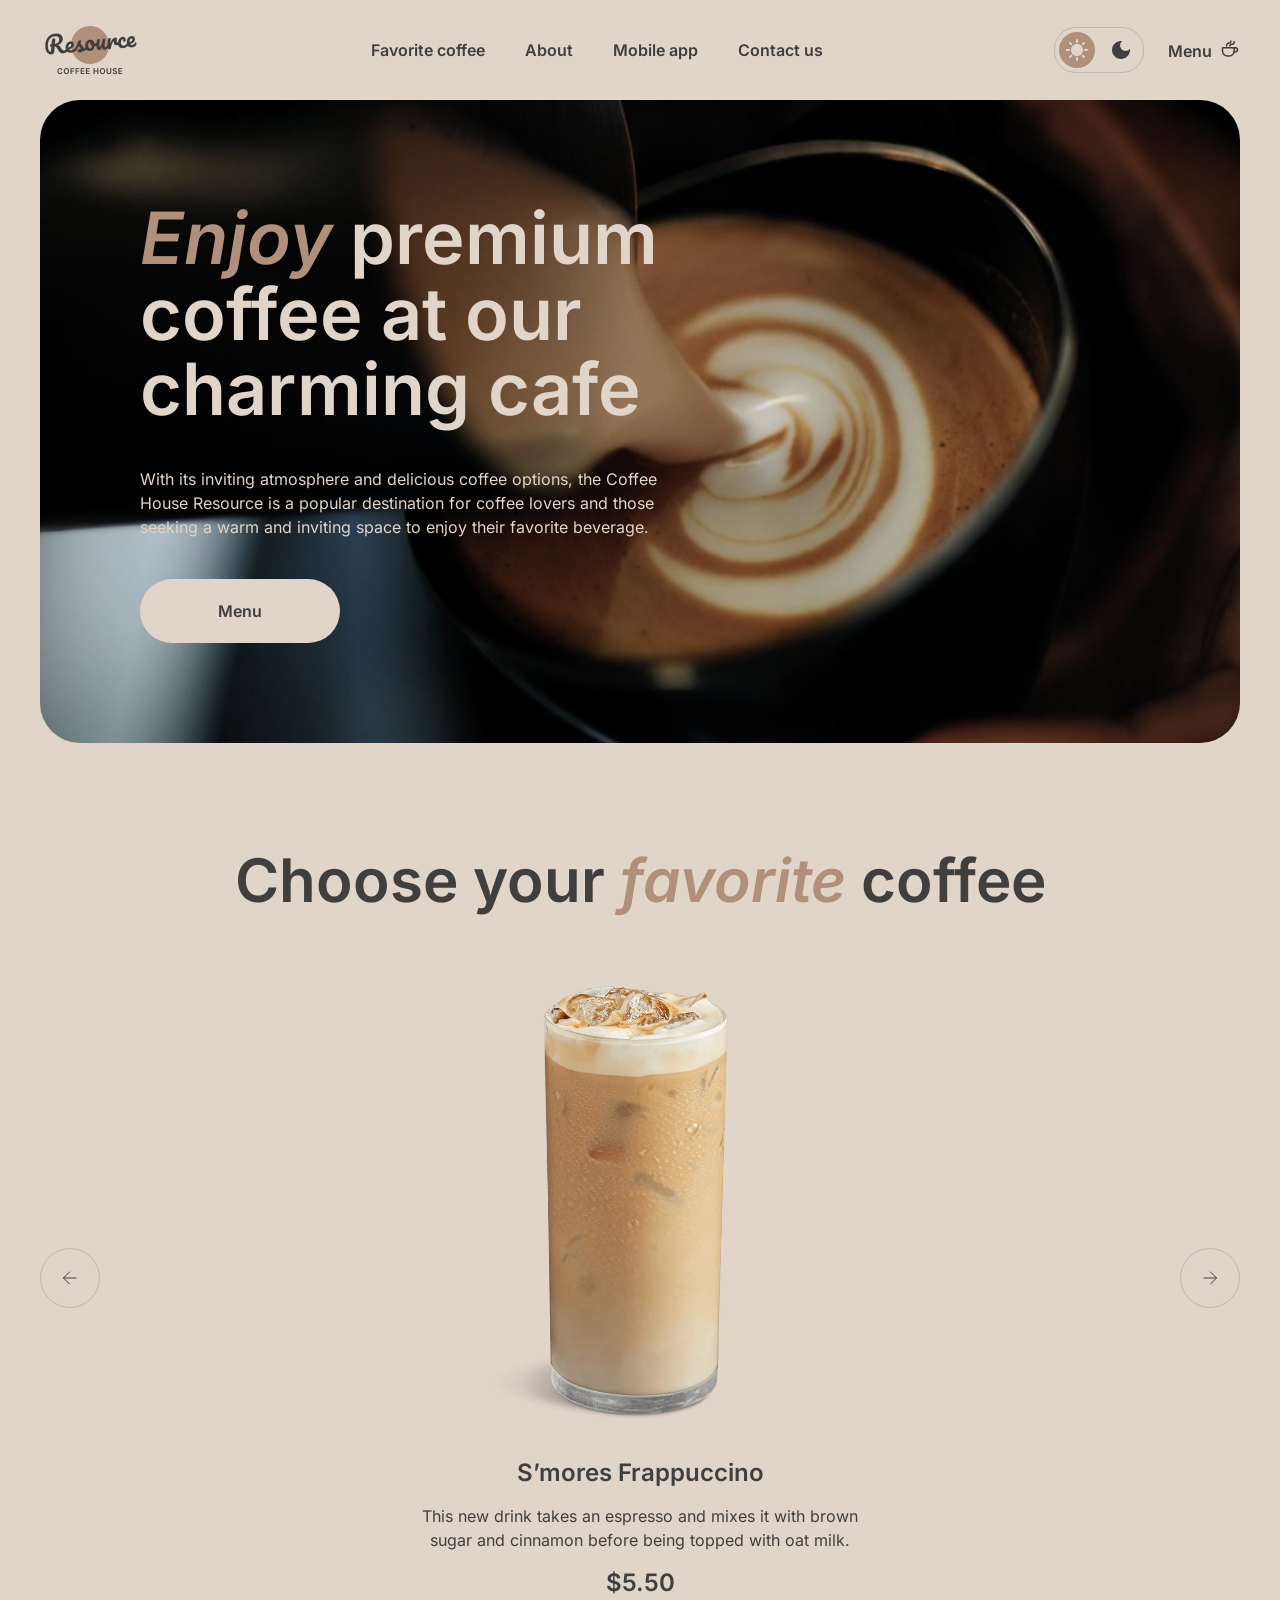
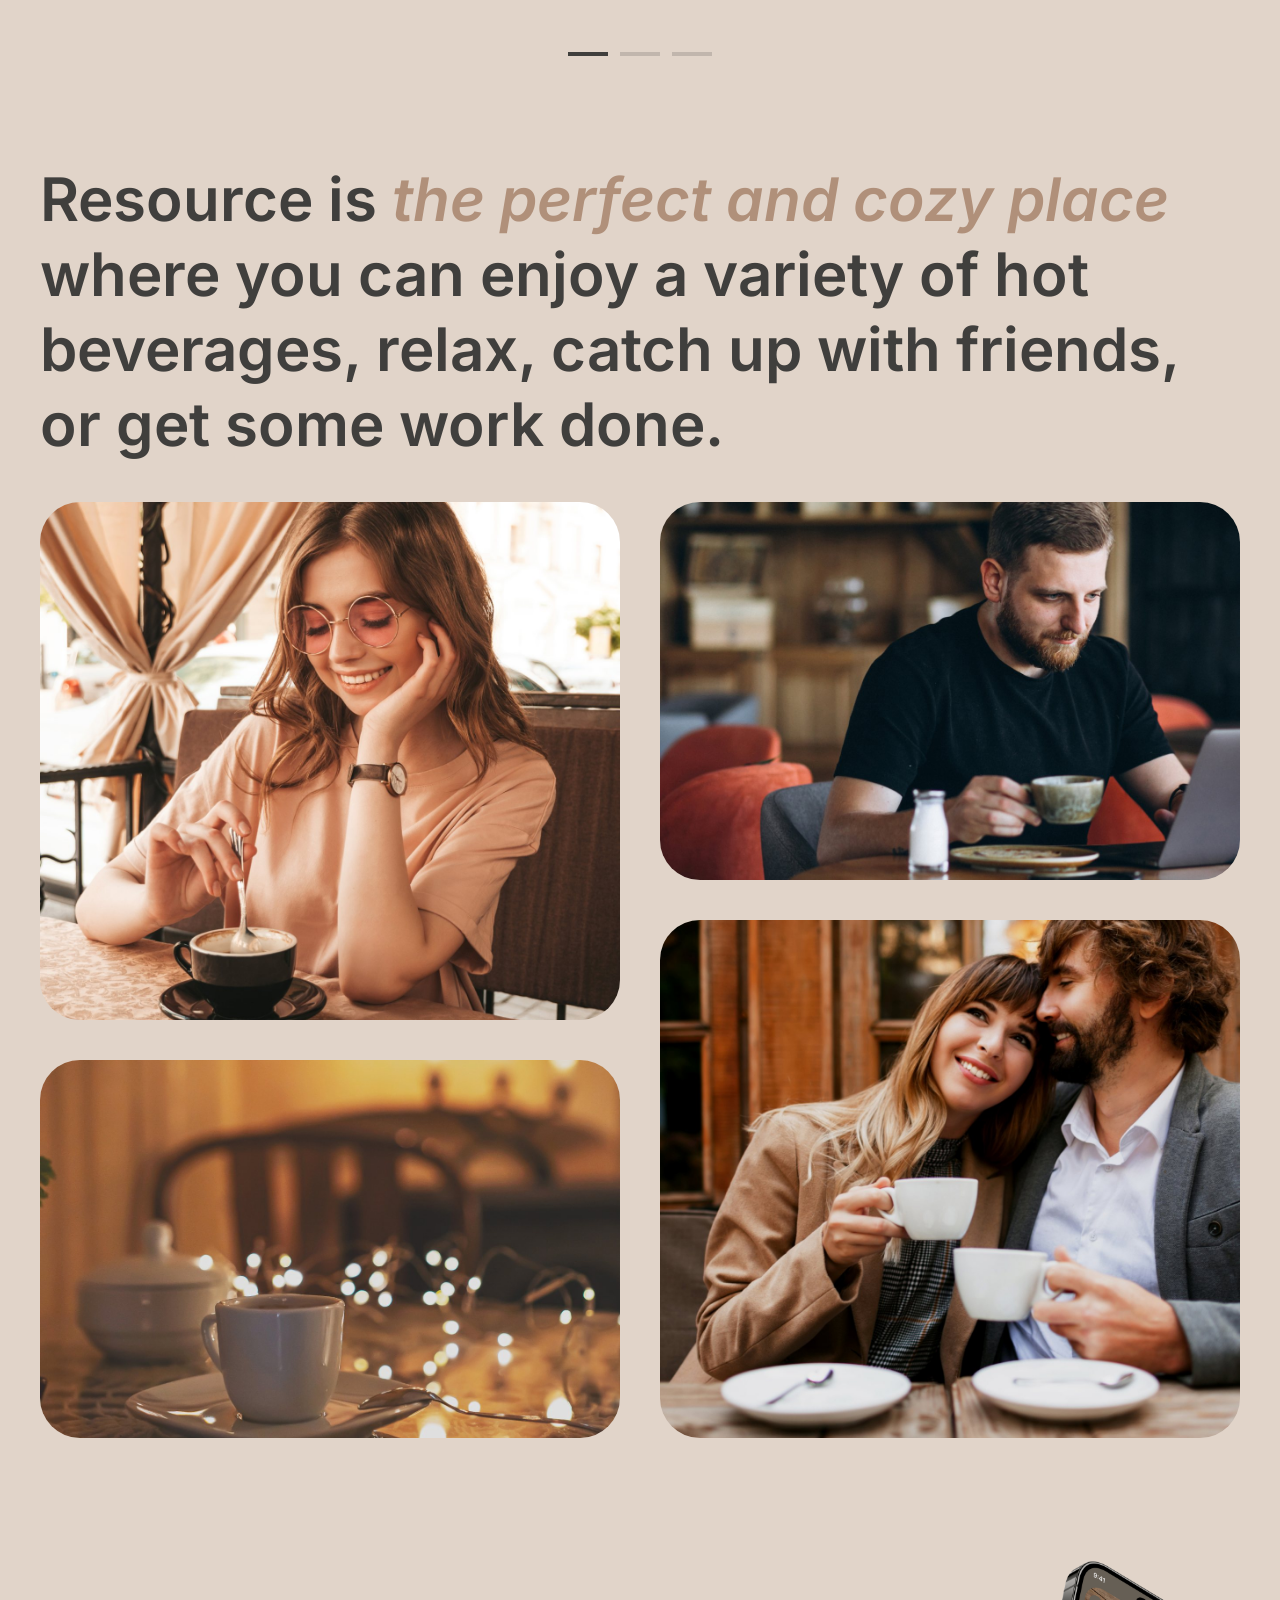
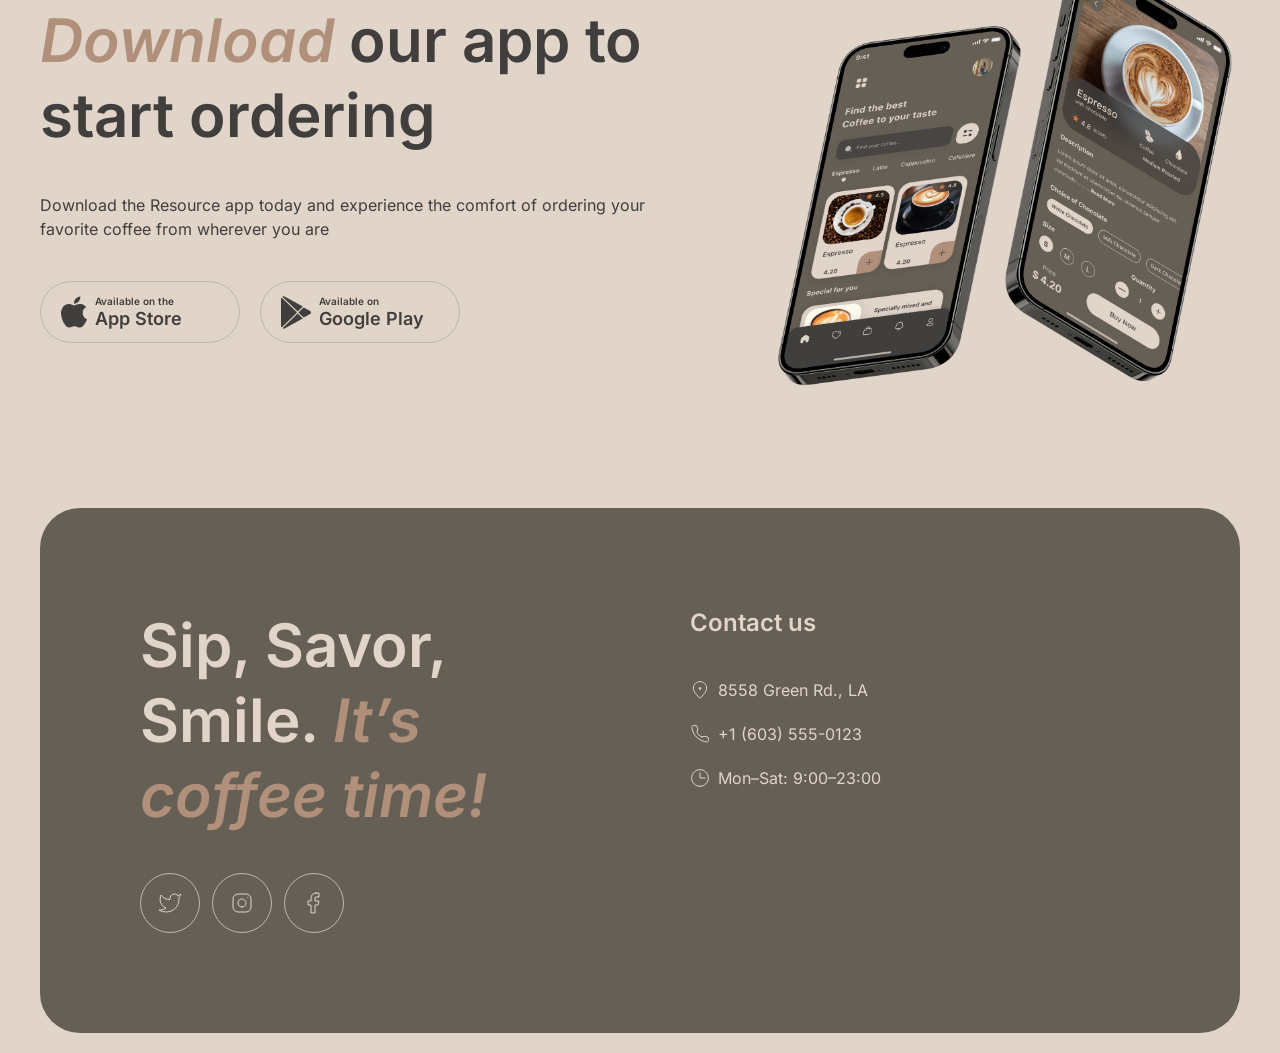
<file: index.html>
<!doctype html>
<html lang="en">
  <head>
    <meta charset="utf-8" />
    <meta name="viewport" content="width=device-width, initial-scale=1.0" />
    <title>Coffee House</title>
    <link
      rel="icon"
      type="image/png"
      href="assets/favicon/favicon-96x96.png"
      sizes="96x96"
    />
    <link rel="icon" type="image/svg+xml" href="assets/favicon/favicon.svg" />
    <link rel="shortcut icon" href="assets/favicon/favicon.ico" />
    <link
      rel="apple-touch-icon"
      sizes="180x180"
      href="assets/favicon/apple-touch-icon.png"
    />
    <link rel="manifest" href="assets/favicon/site.webmanifest" />
    <link
      rel="preload"
      href="assets/images/logo.png"
      as="image"
      type="image/png"
    />
    <link
      rel="preload"
      href="assets/images/logo-dark.png"
      as="image"
      type="image/png"
    />
    <link rel="preconnect" href="https://fonts.googleapis.com" />
    <link rel="preconnect" href="https://fonts.gstatic.com" crossorigin />
    <link
      rel="stylesheet"
      href="https://fonts.googleapis.com/css2?family=Inter:ital,opsz,wght@0,14..32,400;0,14..32,600;1,14..32,600&display=swap"
    />
    <link rel="stylesheet" href="style.css" />
  </head>
  <body>
    <header class="header">
      <div class="container">
        <div class="header__menu">
          <a class="logo" href="index.html">
            <img
              class="logo__image logo__image--light"
              src="assets/images/logo.png"
              alt="Coffee House"
              width="100"
              height="60"
              loading="lazy"
            />
            <img
              class="logo__image logo__image--dark"
              src="assets/images/logo-dark.png"
              alt="Coffee House"
              width="100"
              height="60"
              loading="lazy"
            />
          </a>
          <nav class="nav">
            <ul class="nav__list">
              <li class="nav__item">
                <a class="nav__link" href="#favorite-coffee">Favorite coffee</a>
              </li>
              <li class="nav__item">
                <a class="nav__link" href="#about">About</a>
              </li>
              <li class="nav__item">
                <a class="nav__link" href="#mobile-app">Mobile app</a>
              </li>
              <li class="nav__item">
                <a class="nav__link" href="#contacts">Contact us</a>
              </li>
            </ul>
          </nav>
          <div class="header__actions">
            <input
              class="theme-switch__input visually-hidden"
              type="checkbox"
              id="theme-switch"
            />
            <label class="theme-switch" for="theme-switch">
              <span class="theme-switch__indicator"></span>
              <span class="theme-switch__icon theme-switch__icon--light"
                ><svg
                  class="theme-switch__svg"
                  viewBox="0 0 22 22"
                  xmlns="http://www.w3.org/2000/svg"
                  xmlns:xlink="http://www.w3.org/1999/xlink"
                  width="22"
                  height="22"
                  fill="none"
                >
                  <path
                    d="M10 3L10 1C10 0.45 10.45 0 11 0C11.55 0 12 0.45 12 1L12 3C12 3.55 11.55 4 11 4C10.45 4 10 3.55 10 3ZM17.36 6.05L18.77 4.63C19.16 4.24 19.16 3.61 18.77 3.22C18.38 2.83 17.75 2.83 17.36 3.22L15.95 4.64C15.56 5.03 15.56 5.66 15.95 6.05C16.34 6.44 16.97 6.44 17.36 6.05ZM21 10L19 10C18.45 10 18 10.45 18 11C18 11.55 18.45 12 19 12L21 12C21.55 12 22 11.55 22 11C22 10.45 21.55 10 21 10ZM11 18C10.45 18 10 18.45 10 19L10 21C10 21.55 10.45 22 11 22C11.55 22 12 21.55 12 21L12 19C12 18.45 11.55 18 11 18ZM4.64 6.05L3.22 4.64C2.83 4.25 2.83 3.61 3.22 3.23C3.61 2.85 4.25 2.84 4.63 3.23L6.04 4.64C6.43 5.03 6.43 5.67 6.04 6.05C5.65 6.43 5.02 6.44 4.64 6.05ZM15.95 15.95C15.56 16.34 15.56 16.98 15.95 17.36L17.36 18.77C17.75 19.16 18.39 19.16 18.77 18.77C19.16 18.38 19.16 17.74 18.77 17.36L17.36 15.95C16.98 15.56 16.34 15.56 15.95 15.95ZM1 12L3 12C3.55 12 4 11.55 4 11C4 10.45 3.55 10 3 10L1 10C0.45 10 0 10.45 0 11C0 11.55 0.45 12 1 12ZM4.64 18.78L6.05 17.37C6.44 16.98 6.44 16.34 6.05 15.96C5.66 15.58 5.02 15.57 4.64 15.96L3.23 17.37C2.84 17.76 2.84 18.4 3.23 18.78C3.61 19.17 4.25 19.17 4.64 18.78ZM11 5C7.69 5 5 7.69 5 11C5 14.31 7.69 17 11 17C14.31 17 17 14.31 17 11C17 7.69 14.31 5 11 5Z"
                    fill="currentColor"
                    fill-rule="evenodd"
                  /></svg
              ></span>
              <span class="theme-switch__icon theme-switch__icon--dark"
                ><svg
                  class="theme-switch__svg"
                  viewBox="0 0 18 18"
                  xmlns="http://www.w3.org/2000/svg"
                  xmlns:xlink="http://www.w3.org/1999/xlink"
                  width="18"
                  height="18"
                  fill="none"
                >
                  <path
                    d="M9 0C4.03 0 0 4.03 0 9C0 13.97 4.03 18 9 18C13.97 18 18 13.97 18 9C18 8.54 17.96 8.08 17.9 7.64C16.92 9.01 15.32 9.9 13.5 9.9C10.52 9.9 8.1 7.48 8.1 4.5C8.1 2.69 8.99 1.08 10.36 0.0999999C9.92 0.0399999 9.46 0 9 0Z"
                    fill="currentColor"
                    fill-rule="nonzero"
                  /></svg
              ></span>
              <span class="visually-hidden">Switch colour theme</span>
            </label>
            <a class="menu-link" href="menu.html"
              >Menu<svg
                class="menu-link__icon"
                viewBox="0 0 24 24"
                xmlns="http://www.w3.org/2000/svg"
                xmlns:xlink="http://www.w3.org/1999/xlink"
                width="20"
                height="20"
                fill="none"
              >
                <path
                  d="M0 9.4C0 9.73137 0.268629 10 0.6 10L13.4 10C13.7314 10 14 9.73137 14 9.4L14 6C14 2.68629 11.3137 0 8 0L6 0C2.68629 0 0 2.68629 0 6L0 9.4Z"
                  stroke="currentColor"
                  stroke-linecap="round"
                  stroke-linejoin="round"
                  transform="matrix(-1,0,0,-1,17,21)"
                  vector-effect="non-scaling-stroke"
                />
                <path
                  d="M5 5.5C5 4.5 4.28571 3.5 2.85714 3.5C1.27919 3.5 0 2.22081 0 0.642857L0 0"
                  stroke="currentColor"
                  stroke-linecap="round"
                  stroke-linejoin="round"
                  transform="matrix(-1,0,0,1,17,3.5)"
                  vector-effect="non-scaling-stroke"
                />
                <path
                  d="M5 6L5 5.5C5 3.84315 3.65685 2.5 2 2.5C0.895431 2.5 0 1.60457 0 0.5L0 0"
                  stroke="currentColor"
                  stroke-linecap="round"
                  stroke-linejoin="round"
                  transform="matrix(-1,0,0,1,13,3)"
                  vector-effect="non-scaling-stroke"
                />
                <path
                  d="M16 11L18.5 11C19.8807 11 21 12.1193 21 13.5C21 14.8807 19.8807 16 18.5 16L17 16"
                  stroke="currentColor"
                  stroke-linecap="round"
                  stroke-linejoin="round"
                  vector-effect="non-scaling-stroke"
                /></svg
            ></a>
            <button class="burger" type="button">
              <span class="visually-hidden">Menu</span>
              <span class="burger__line burger__line--top"></span>
              <span class="burger__line burger__line--bottom"></span>
            </button>
          </div>
        </div>
      </div>
    </header>
    <div class="mobile-menu">
      <nav class="mobile-menu__nav">
        <ul class="mobile-menu__list">
          <li class="mobile-menu__item">
            <a class="mobile-menu__link" href="#favorite-coffee"
              >Favorite coffee</a
            >
          </li>
          <li class="mobile-menu__item">
            <a class="mobile-menu__link" href="#about">About</a>
          </li>
          <li class="mobile-menu__item">
            <a class="mobile-menu__link" href="#mobile-app">Mobile app</a>
          </li>
          <li class="mobile-menu__item">
            <a class="mobile-menu__link" href="#contacts">Contact us</a>
          </li>
        </ul>
      </nav>
      <a class="mobile-menu__cta" href="menu.html"
        >Menu<svg
          class="menu-link__icon"
          viewBox="0 0 24 24"
          xmlns="http://www.w3.org/2000/svg"
          xmlns:xlink="http://www.w3.org/1999/xlink"
          width="20"
          height="20"
          fill="none"
        >
          <path
            d="M0 9.4C0 9.73137 0.268629 10 0.6 10L13.4 10C13.7314 10 14 9.73137 14 9.4L14 6C14 2.68629 11.3137 0 8 0L6 0C2.68629 0 0 2.68629 0 6L0 9.4Z"
            stroke="currentColor"
            stroke-linecap="round"
            stroke-linejoin="round"
            transform="matrix(-1,0,0,-1,17,21)"
            vector-effect="non-scaling-stroke"
          />
          <path
            d="M5 5.5C5 4.5 4.28571 3.5 2.85714 3.5C1.27919 3.5 0 2.22081 0 0.642857L0 0"
            stroke="currentColor"
            stroke-linecap="round"
            stroke-linejoin="round"
            transform="matrix(-1,0,0,1,17,3.5)"
            vector-effect="non-scaling-stroke"
          />
          <path
            d="M5 6L5 5.5C5 3.84315 3.65685 2.5 2 2.5C0.895431 2.5 0 1.60457 0 0.5L0 0"
            stroke="currentColor"
            stroke-linecap="round"
            stroke-linejoin="round"
            transform="matrix(-1,0,0,1,13,3)"
            vector-effect="non-scaling-stroke"
          />
          <path
            d="M16 11L18.5 11C19.8807 11 21 12.1193 21 13.5C21 14.8807 19.8807 16 18.5 16L17 16"
            stroke="currentColor"
            stroke-linecap="round"
            stroke-linejoin="round"
            vector-effect="non-scaling-stroke"
          /></svg
      ></a>
    </div>
    <main class="main">
      <section class="hero section section--first">
        <div class="container">
          <div class="hero__inner">
            <div class="hero__offer">
              <h1 class="hero__title">
                <em class="title__accent">Enjoy</em> premium coffee at our
                charming cafe
              </h1>
              <p class="hero__text">
                With its inviting atmosphere and delicious coffee options, the
                Coffee House Resource is a popular destination for coffee lovers
                and those seeking a warm and inviting space to enjoy their
                favorite beverage.
              </p>
              <a class="button" href="menu.html"
                >Menu<svg
                  class="button__icon"
                  viewBox="0 0 24 24"
                  xmlns="http://www.w3.org/2000/svg"
                  xmlns:xlink="http://www.w3.org/1999/xlink"
                  width="20"
                  height="20"
                  fill="none"
                >
                  <path
                    d="M0 9.4C0 9.73137 0.268629 10 0.6 10L13.4 10C13.7314 10 14 9.73137 14 9.4L14 6C14 2.68629 11.3137 0 8 0L6 0C2.68629 0 0 2.68629 0 6L0 9.4Z"
                    stroke="currentColor"
                    stroke-linecap="round"
                    stroke-linejoin="round"
                    transform="matrix(-1,0,0,-1,17,21)"
                    vector-effect="non-scaling-stroke"
                  />
                  <path
                    d="M5 5.5C5 4.5 4.28571 3.5 2.85714 3.5C1.27919 3.5 0 2.22081 0 0.642857L0 0"
                    stroke="currentColor"
                    stroke-linecap="round"
                    stroke-linejoin="round"
                    transform="matrix(-1,0,0,1,17,3.5)"
                    vector-effect="non-scaling-stroke"
                  />
                  <path
                    d="M5 6L5 5.5C5 3.84315 3.65685 2.5 2 2.5C0.895431 2.5 0 1.60457 0 0.5L0 0"
                    stroke="currentColor"
                    stroke-linecap="round"
                    stroke-linejoin="round"
                    transform="matrix(-1,0,0,1,13,3)"
                    vector-effect="non-scaling-stroke"
                  />
                  <path
                    d="M16 11L18.5 11C19.8807 11 21 12.1193 21 13.5C21 14.8807 19.8807 16 18.5 16L17 16"
                    stroke="currentColor"
                    stroke-linecap="round"
                    stroke-linejoin="round"
                    vector-effect="non-scaling-stroke"
                  /></svg
              ></a>
            </div>
          </div>
        </div>
      </section>
      <section class="favorite-coffee section" id="favorite-coffee">
        <div class="container">
          <h2 class="title title--center">
            Choose your <em class="title__accent">favorite</em> coffee
          </h2>
          <div class="slider">
            <button class="slider__button slider__button--prev" type="button">
              <span class="visually-hidden">Previous slide</span>
              <svg
                class="slider__arrow"
                viewBox="0 0 24 24"
                xmlns="http://www.w3.org/2000/svg"
                xmlns:xlink="http://www.w3.org/1999/xlink"
                width="24"
                height="24"
                fill="none"
              >
                <path
                  d="M12.5 6L0 6M6 12L0 6L6 0"
                  stroke="currentColor"
                  stroke-linecap="round"
                  stroke-linejoin="round"
                  stroke-width="1.000000"
                  transform="matrix(-1,0,0,1,18.5,6)"
                  vector-effect="non-scaling-stroke"
                />
              </svg>
            </button>
            <div class="slider__viewport">
              <ul class="slider__list">
                <li class="slider__slide">
                  <div class="slider__content">
                    <div
                      class="slider__image slider__image--smores-frappuccino"
                    ></div>
                    <div class="slider__description">
                      <h3 class="slider__name">S’mores Frappuccino</h3>
                      <p class="slider__text">
                        This new drink takes an espresso and mixes it with brown
                        sugar and cinnamon before being topped with oat milk.
                      </p>
                      <p class="slider__price">$5.50</p>
                    </div>
                  </div>
                </li>
                <li class="slider__slide">
                  <div class="slider__content">
                    <div
                      class="slider__image slider__image--caramel-macchiato"
                    ></div>
                    <div class="slider__description">
                      <h3 class="slider__name">Caramel Macchiato</h3>
                      <p class="slider__text">
                        Fragrant and unique classic espresso with rich
                        caramel-peanut syrup, with cream under whipped thick
                        foam.
                      </p>
                      <p class="slider__price">$5.00</p>
                    </div>
                  </div>
                </li>
                <li class="slider__slide">
                  <div class="slider__content">
                    <div class="slider__image slider__image--ice-coffee"></div>
                    <div class="slider__description">
                      <h3 class="slider__name">Ice coffee</h3>
                      <p class="slider__text">
                        A popular summer drink that tones and invigorates.
                        Prepared from coffee, milk and ice.
                      </p>
                      <p class="slider__price">$4.50</p>
                    </div>
                  </div>
                </li>
              </ul>
            </div>
            <button class="slider__button slider__button--next" type="button">
              <span class="visually-hidden">Next slide</span>
              <svg
                class="slider__arrow"
                viewBox="0 0 24 24"
                xmlns="http://www.w3.org/2000/svg"
                xmlns:xlink="http://www.w3.org/1999/xlink"
                width="24"
                height="24"
                fill="none"
              >
                <path
                  d="M12.5 6L0 6M6 12L0 6L6 0"
                  stroke="currentColor"
                  stroke-linecap="round"
                  stroke-linejoin="round"
                  stroke-width="1.000000"
                  transform="matrix(-1,0,0,1,18.5,6)"
                  vector-effect="non-scaling-stroke"
                />
              </svg>
            </button>
          </div>
          <ul class="slider__controls">
            <li class="slider__controls-item">
              <button
                class="slider__control slider__control--active"
                type="button"
              >
                <span class="visually-hidden">Slide 1</span>
              </button>
            </li>
            <li class="slider__controls-item">
              <button class="slider__control" type="button">
                <span class="visually-hidden">Slide 2</span>
              </button>
            </li>
            <li class="slider__controls-item">
              <button class="slider__control" type="button">
                <span class="visually-hidden">Slide 3</span>
              </button>
            </li>
          </ul>
        </div>
      </section>
      <section class="about section" id="about">
        <div class="container">
          <h2 class="title">
            Resource is
            <em class="title__accent">the perfect and cozy place</em> where you
            can enjoy a variety of hot beverages, relax, catch up with friends,
            or get some work done.
          </h2>
          <div class="about__grid">
            <div class="about__column">
              <div
                class="about__image about__image--tall about__image--woman"
              ></div>
              <div
                class="about__image about__image--wide about__image--table"
              ></div>
            </div>
            <div class="about__column">
              <div
                class="about__image about__image--wide about__image--man"
              ></div>
              <div
                class="about__image about__image--tall about__image--couple"
              ></div>
            </div>
          </div>
        </div>
      </section>
      <section class="mobile-app section" id="mobile-app">
        <div class="container mobile-app__container">
          <div class="mobile-app__offer">
            <h2 class="title">
              <em class="title__accent">Download</em> our app to start ordering
            </h2>
            <p class="mobile-app__text">
              Download the Resource app today and experience the comfort of
              ordering your favorite coffee from wherever you are
            </p>
            <div class="mobile-app__buttons">
              <a class="store-button" href="#">
                <svg
                  class="store-button__icon"
                  viewBox="0 0 26.4102 31.6486"
                  xmlns="http://www.w3.org/2000/svg"
                  xmlns:xlink="http://www.w3.org/1999/xlink"
                  width="26"
                  height="32"
                  fill="none"
                >
                  <g>
                    <path
                      d="M19.648 -0C19.8592 1.872 19.0983 3.7167 17.9863 5.07264C16.8259 6.40748 14.9695 7.42846 13.1615 7.29696C12.9248 5.49566 13.8409 3.58024 14.8664 2.41164C16.0256 1.08548 18.0384 0.06948 19.648 -0ZM25.5669 10.7989C25.3653 10.9162 22.0212 12.8621 22.0578 16.8306C22.0998 21.6229 26.3572 23.2071 26.4093 23.2245C26.3839 23.3361 25.7426 25.5108 24.1458 27.719C22.8124 29.6629 21.4153 31.5635 19.1963 31.5982C18.1414 31.6219 17.429 31.3261 16.6868 31.0179C15.9125 30.6964 15.1057 30.3614 13.8435 30.3614C11.3483 30.3614 10.576 31.5635 8.50842 31.6466C6.39504 31.7223 4.7804 29.5711 3.3986 27.6446C0.6363 23.7107 -1.514 16.5589 1.36918 11.6922C2.76624 9.30542 5.31352 7.76836 8.03638 7.72742C9.2354 7.70352 10.3854 8.15406 11.3935 8.549C12.1645 8.85104 12.8524 9.12056 13.4159 9.12056C13.9109 9.12056 14.5795 8.86182 15.3589 8.56024C16.5871 8.08496 18.0901 7.50334 19.6213 7.66044C20.6684 7.6902 23.6483 8.06362 25.5709 10.7966L25.5669 10.7989Z"
                      fill="currentColor"
                      fill-rule="evenodd"
                    />
                  </g>
                </svg>
                <span class="store-button__label">
                  <span class="store-button__caption">Available on the</span>
                  <span class="store-button__name">App Store</span>
                </span>
              </a>
              <a class="store-button" href="#">
                <svg
                  class="store-button__icon"
                  viewBox="0 0 30.3438 32.7934"
                  xmlns="http://www.w3.org/2000/svg"
                  xmlns:xlink="http://www.w3.org/1999/xlink"
                  width="30"
                  height="33"
                  fill="none"
                >
                  <g>
                    <path
                      d="M0.456669 24.2806C0.167404 23.9819 0 23.5168 0 22.9145L0 1.43163C0 0.829349 0.167404 0.364283 0.456669 0.0655717L0.528063 0L12.7314 12.0334L12.7314 12.3176L0.528063 24.351L0.456669 24.2806Z"
                      fill="currentColor"
                      fill-rule="nonzero"
                      transform="matrix(1.25299,0,0,-1.23841,0,31.4724)"
                    />
                    <path
                      d="M4.06326 0L0 4.01317L0 4.29731L4.06818 8.31048L4.15927 8.25826L8.97708 5.55408C10.352 4.78666 10.352 3.52382 8.97708 2.75154L4.15927 0.0522151L4.06326 0Z"
                      fill="currentColor"
                      fill-rule="nonzero"
                      transform="matrix(1.25299,0,0,-1.23841,17.8027,21.5399)"
                    />
                    <path
                      d="M16.434 8.39191L12.2747 12.4949L0 0.384997C0.45667 -0.0885691 1.20137 -0.145641 2.04825 0.327925L16.434 8.39191Z"
                      fill="currentColor"
                      fill-rule="nonzero"
                      transform="matrix(1.25299,0,0,-1.23841,1.49805,32.7933)"
                    />
                    <path
                      d="M16.434 4.10302L2.04825 12.167C1.20137 12.6357 0.45667 12.5786 0 12.1051L12.2747 0L16.434 4.10302Z"
                      fill="currentColor"
                      fill-rule="nonzero"
                      transform="matrix(1.25299,0,0,-1.23841,1.49805,15.4688)"
                    />
                  </g>
                </svg>
                <span class="store-button__label">
                  <span class="store-button__caption">Available on</span>
                  <span class="store-button__name">Google Play</span>
                </span>
              </a>
            </div>
          </div>
          <div class="mobile-app__screens"></div>
        </div>
      </section>
    </main>
    <footer class="footer section" id="contacts">
      <div class="container">
        <div class="footer__inner">
          <div class="footer__offer">
            <h2 class="title title--invert">
              Sip, Savor, Smile.
              <em class="title__accent">It&rsquo;s coffee time!</em>
            </h2>
            <ul class="socials">
              <li class="socials__item">
                <a class="social-button" href="#" aria-label="Twitter">
                  <svg
                    class="social-button__icon"
                    viewBox="0 0 24 24"
                    xmlns="http://www.w3.org/2000/svg"
                    xmlns:xlink="http://www.w3.org/1999/xlink"
                    width="24"
                    height="24"
                    fill="none"
                  >
                    <path
                      d="M19.86 4.54006C19.2577 3.84757 18.4573 3.35675 17.567 3.13398C16.6767 2.91122 15.7395 2.96725 14.8821 3.29451C14.0247 3.62177 13.2884 4.20446 12.773 4.96377C12.2575 5.72309 11.9877 6.62239 12 7.54006L12 8.54006C10.2426 8.58562 8.50127 8.19587 6.93101 7.4055C5.36074 6.61514 4.01032 5.44869 3 4.01006C3 4.01006 -1 13.0101 8 17.0101C5.94053 18.408 3.48716 19.109 1 19.0101C10 24.0101 21 19.0101 21 7.51006C20.9991 7.23151 20.9723 6.95365 20.92 6.68006C21.9406 5.67355 23 3.01006 23 3.01006C23 3.01006 20.9821 4.20217 19.86 4.54006Z"
                      fill-rule="nonzero"
                      stroke="currentColor"
                      stroke-linecap="round"
                      stroke-linejoin="round"
                      vector-effect="non-scaling-stroke"
                    />
                  </svg>
                </a>
              </li>
              <li class="socials__item">
                <a class="social-button" href="#" aria-label="Instagram">
                  <svg
                    class="social-button__icon"
                    viewBox="0 0 24 24"
                    xmlns="http://www.w3.org/2000/svg"
                    xmlns:xlink="http://www.w3.org/1999/xlink"
                    width="24"
                    height="24"
                    fill="none"
                  >
                    <path
                      d="M12 16C9.79086 16 8 14.2091 8 12C8 9.79086 9.79086 8 12 8C14.2091 8 16 9.79086 16 12C16 14.2091 14.2091 16 12 16Z"
                      stroke="currentColor"
                      stroke-linecap="round"
                      stroke-linejoin="round"
                      vector-effect="non-scaling-stroke"
                    />
                    <path
                      d="M3 16C3 18.7614 5.23858 21 8 21L16 21C18.7614 21 21 18.7614 21 16L21 8C21 5.23858 18.7614 3 16 3L8 3C5.23858 3 3 5.23858 3 8L3 16Z"
                      stroke="currentColor"
                      vector-effect="non-scaling-stroke"
                    />
                    <path
                      d="M17.5 6.51L17.51 6.5"
                      stroke="currentColor"
                      stroke-linecap="round"
                      stroke-linejoin="round"
                      vector-effect="non-scaling-stroke"
                    />
                  </svg>
                </a>
              </li>
              <li class="socials__item">
                <a class="social-button" href="#" aria-label="Facebook">
                  <svg
                    class="social-button__icon"
                    viewBox="0 0 24 24"
                    xmlns="http://www.w3.org/2000/svg"
                    xmlns:xlink="http://www.w3.org/1999/xlink"
                    width="24"
                    height="24"
                    fill="none"
                  >
                    <path
                      d="M14 2C12.6739 2 11.4021 2.52678 10.4645 3.46447C9.52678 4.40215 9 5.67392 9 7L9 10L6 10L6 14L9 14L9 22L13 22L13 14L16 14L17 10L13 10L13 7C13 6.73478 13.1054 6.48043 13.2929 6.29289C13.4804 6.10536 13.7348 6 14 6L17 6L17 2L14 2Z"
                      fill-rule="nonzero"
                      stroke="currentColor"
                      stroke-linecap="round"
                      stroke-linejoin="round"
                      vector-effect="non-scaling-stroke"
                    />
                  </svg>
                </a>
              </li>
            </ul>
          </div>
          <div class="footer__contacts">
            <h3 class="footer__subtitle">Contact us</h3>
            <ul class="contacts">
              <li class="contacts__item">
                <a
                  class="contacts__link"
                  href="https://maps.google.com/?q=8558+Green+Rd+LA"
                >
                  <svg
                    class="contacts__icon"
                    viewBox="0 0 24 24"
                    xmlns="http://www.w3.org/2000/svg"
                    xmlns:xlink="http://www.w3.org/1999/xlink"
                    width="20"
                    height="20"
                    fill="none"
                  >
                    <path
                      d="M12 22C12 22 4 14.4183 4 10C4 5.58172 7.58172 2 12 2C16.4183 2 20 5.58172 20 10C20 14.4183 12 22 12 22Z"
                      fill-rule="nonzero"
                      stroke="currentColor"
                      vector-effect="non-scaling-stroke"
                    />
                    <path
                      d="M12 11C12.5523 11 13 10.5523 13 10C13 9.44771 12.5523 9 12 9C11.4477 9 11 9.44771 11 10C11 10.5523 11.4477 11 12 11Z"
                      fill="currentColor"
                      fill-rule="evenodd"
                    />
                    <path
                      d="M12 11C11.4477 11 11 10.5523 11 10C11 9.44771 11.4477 9 12 9C12.5523 9 13 9.44771 13 10C13 10.5523 12.5523 11 12 11Z"
                      fill-rule="evenodd"
                      stroke="currentColor"
                      stroke-linecap="round"
                      stroke-linejoin="round"
                      vector-effect="non-scaling-stroke"
                    />
                  </svg>
                  8558 Green Rd., LA
                </a>
              </li>
              <li class="contacts__item">
                <a class="contacts__link" href="tel:+16035550123">
                  <svg
                    class="contacts__icon"
                    viewBox="0 0 24 24"
                    xmlns="http://www.w3.org/2000/svg"
                    xmlns:xlink="http://www.w3.org/1999/xlink"
                    width="20"
                    height="20"
                    fill="none"
                  >
                    <path
                      d="M13.9998 15.5C11.2181 14.1038 9.49985 12.5 8.49985 10L9.2698 5.8699L7.81436 2L4.06344 2C2.9359 2 2.04809 2.93271 2.21653 4.0476C2.63707 6.83112 3.87678 11.8769 7.49985 15.5C11.3043 19.3044 16.7833 20.9557 19.8 21.6123C20.9647 21.8658 21.9999 20.9575 21.9999 19.7655L21.9998 16.1812L18.1181 14.702L13.9998 15.5Z"
                      fill-rule="nonzero"
                      stroke="currentColor"
                      stroke-linecap="round"
                      stroke-linejoin="round"
                      vector-effect="non-scaling-stroke"
                    />
                  </svg>
                  +1 (603) 555-0123
                </a>
              </li>
              <li class="contacts__item">
                <a class="contacts__link" href="#">
                  <svg
                    class="contacts__icon"
                    viewBox="0 0 24 24"
                    xmlns="http://www.w3.org/2000/svg"
                    xmlns:xlink="http://www.w3.org/1999/xlink"
                    width="20"
                    height="20"
                    fill="none"
                  >
                    <path
                      d="M12 6L12 12L18 12"
                      stroke="currentColor"
                      stroke-linecap="round"
                      stroke-linejoin="round"
                      vector-effect="non-scaling-stroke"
                    />
                    <path
                      d="M12 22C6.47715 22 2 17.5228 2 12C2 6.47715 6.47715 2 12 2C17.5228 2 22 6.47715 22 12C22 17.5228 17.5228 22 12 22Z"
                      stroke="currentColor"
                      stroke-linecap="round"
                      stroke-linejoin="round"
                      vector-effect="non-scaling-stroke"
                    />
                  </svg>
                  Mon–Sat: 9:00–23:00
                </a>
              </li>
            </ul>
          </div>
        </div>
      </div>
    </footer>
    <script src="scripts/script.js" defer></script>
  </body>
</html>
</file>
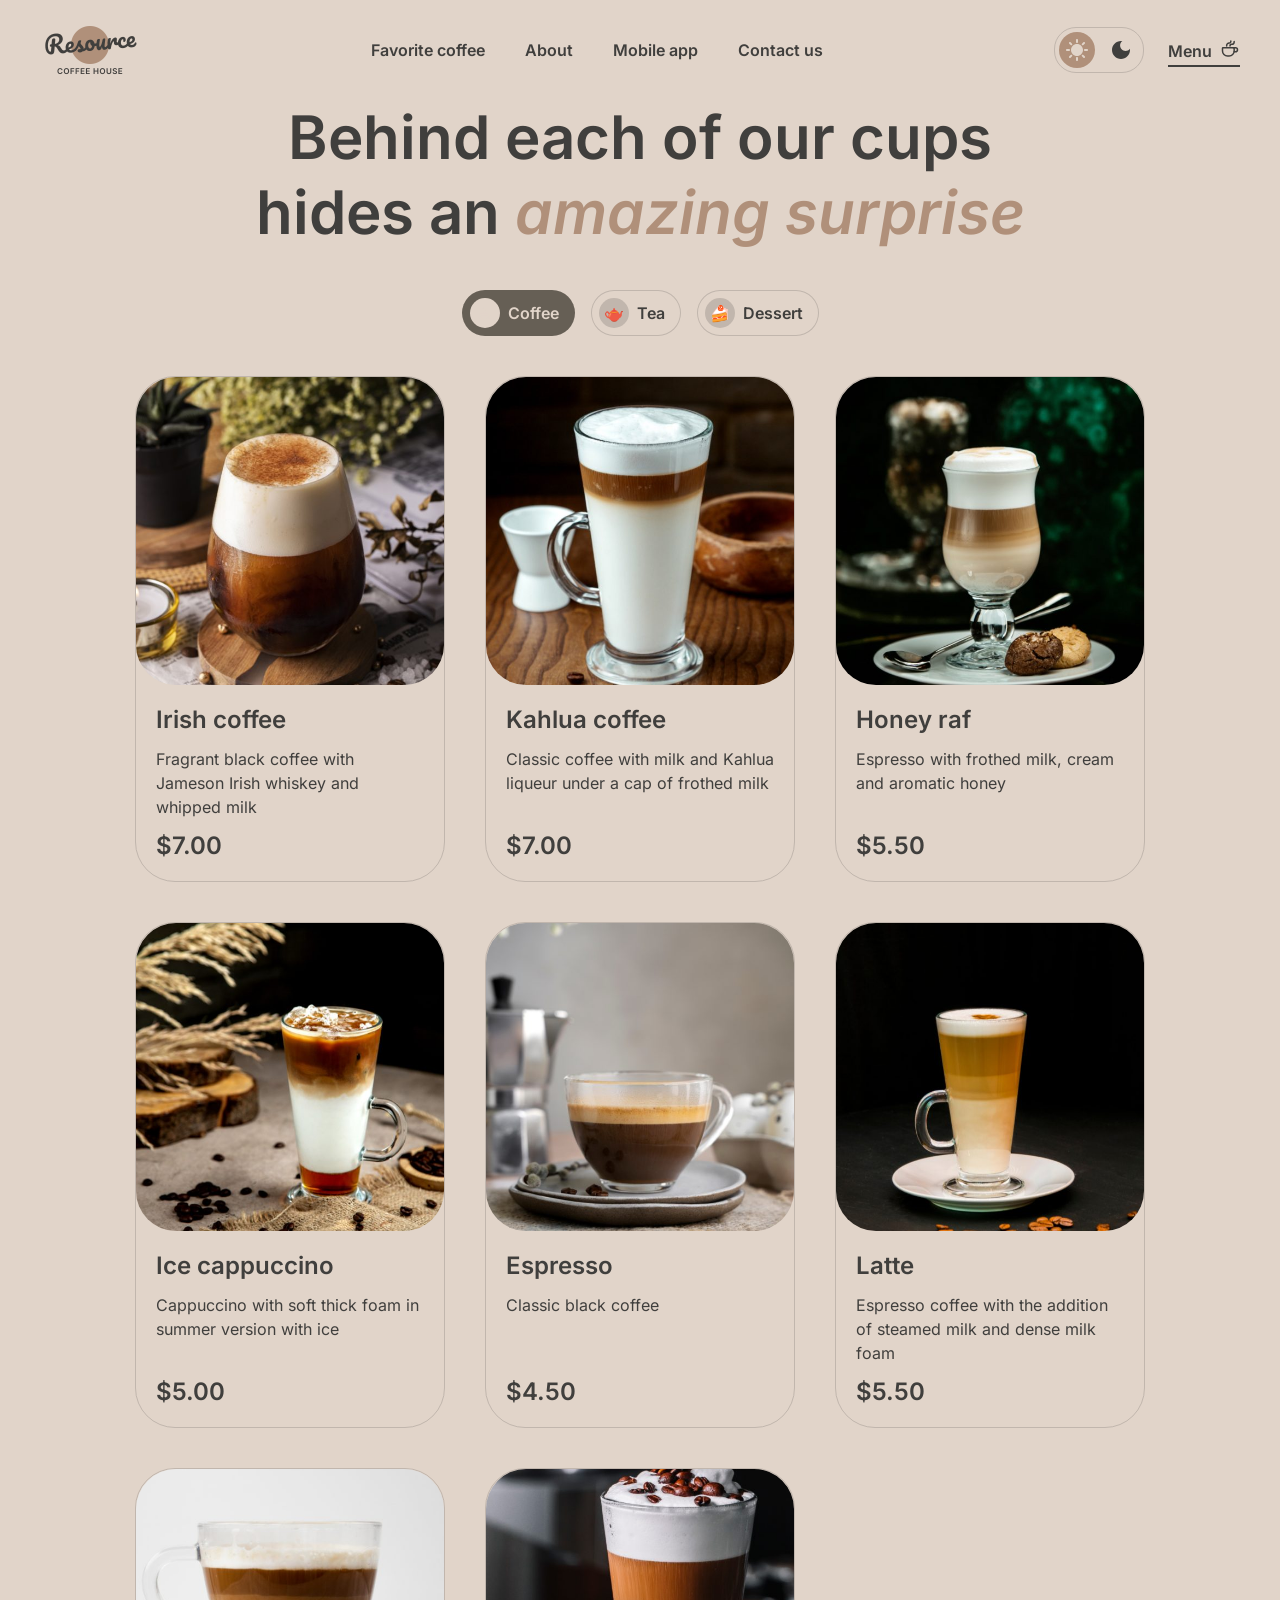
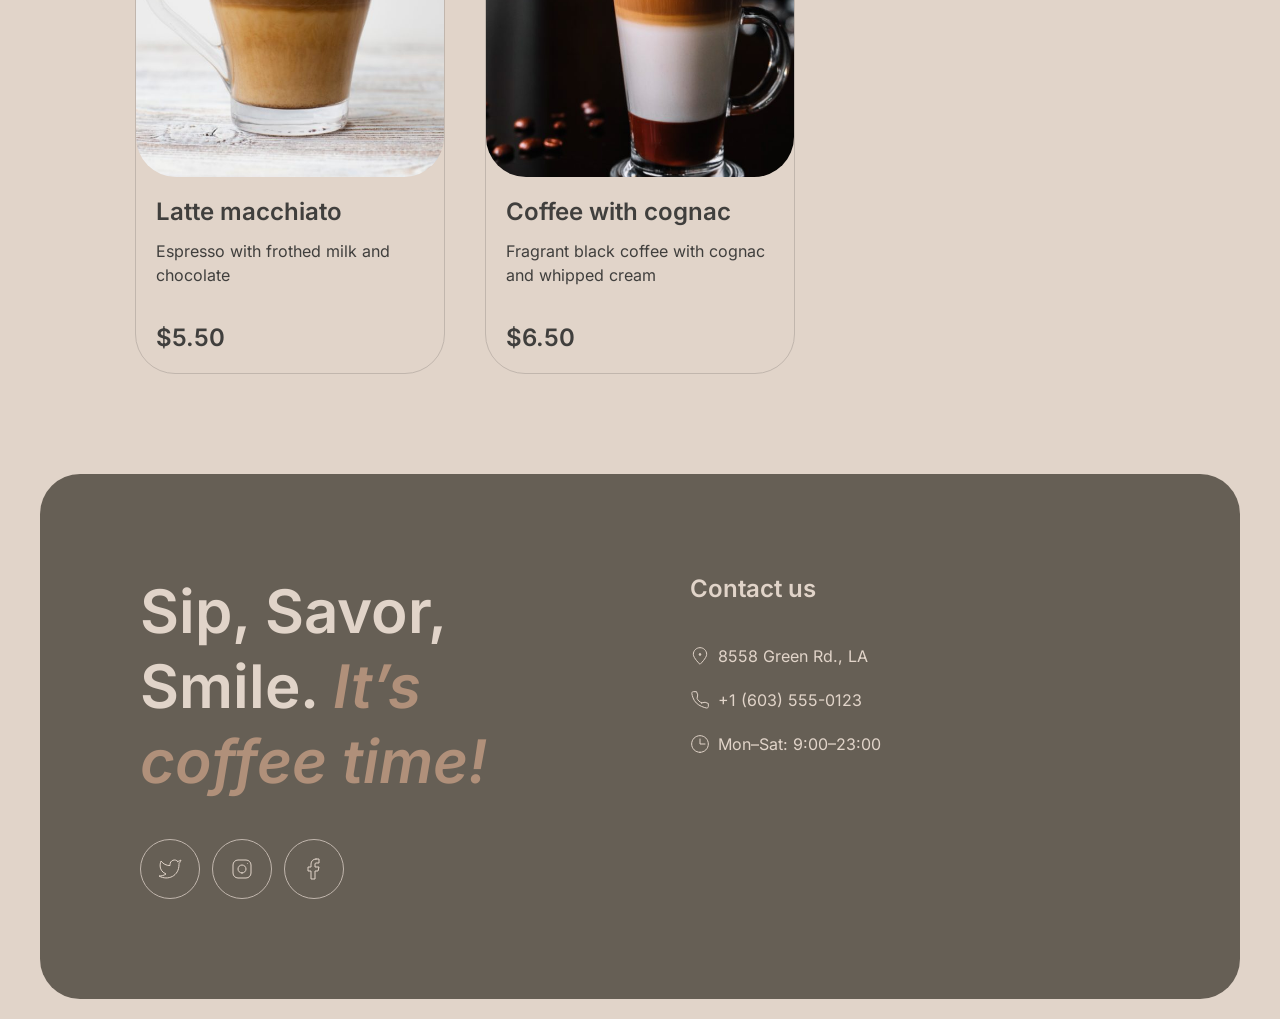
<file: menu.html>
<!doctype html>
<html lang="en">
  <head>
    <meta charset="utf-8" />
    <meta name="viewport" content="width=device-width, initial-scale=1.0" />
    <title>Menu — Coffee House</title>
    <link
      rel="icon"
      type="image/png"
      href="assets/favicon/favicon-96x96.png"
      sizes="96x96"
    />
    <link rel="icon" type="image/svg+xml" href="assets/favicon/favicon.svg" />
    <link rel="shortcut icon" href="assets/favicon/favicon.ico" />
    <link
      rel="apple-touch-icon"
      sizes="180x180"
      href="assets/favicon/apple-touch-icon.png"
    />
    <link rel="manifest" href="assets/favicon/site.webmanifest" />
    <link
      rel="preload"
      href="assets/images/logo.png"
      as="image"
      type="image/png"
    />
    <link
      rel="preload"
      href="assets/images/logo-dark.png"
      as="image"
      type="image/png"
    />
    <link rel="preconnect" href="https://fonts.googleapis.com" />
    <link rel="preconnect" href="https://fonts.gstatic.com" crossorigin />
    <link
      rel="stylesheet"
      href="https://fonts.googleapis.com/css2?family=Inter:ital,opsz,wght@0,14..32,400;0,14..32,600;1,14..32,600&display=swap"
    />
    <link rel="stylesheet" href="style.css" />
  </head>
  <body>
    <header class="header">
      <div class="container">
        <div class="header__menu">
          <a class="logo" href="index.html">
            <img
              class="logo__image logo__image--light"
              src="assets/images/logo.png"
              alt="Coffee House"
              width="100"
              height="60"
              loading="lazy"
            />
            <img
              class="logo__image logo__image--dark"
              src="assets/images/logo-dark.png"
              alt="Coffee House"
              width="100"
              height="60"
              loading="lazy"
            />
          </a>
          <nav class="nav">
            <ul class="nav__list">
              <li class="nav__item">
                <a class="nav__link" href="index.html#favorite-coffee"
                  >Favorite coffee</a
                >
              </li>
              <li class="nav__item">
                <a class="nav__link" href="index.html#about">About</a>
              </li>
              <li class="nav__item">
                <a class="nav__link" href="index.html#mobile-app">Mobile app</a>
              </li>
              <li class="nav__item">
                <a class="nav__link" href="index.html#contacts">Contact us</a>
              </li>
            </ul>
          </nav>
          <div class="header__actions">
            <input
              class="theme-switch__input visually-hidden"
              type="checkbox"
              id="theme-switch"
            />
            <label class="theme-switch" for="theme-switch">
              <span class="theme-switch__indicator"></span>
              <span class="theme-switch__icon theme-switch__icon--light"
                ><svg
                  class="theme-switch__svg"
                  viewBox="0 0 22 22"
                  xmlns="http://www.w3.org/2000/svg"
                  xmlns:xlink="http://www.w3.org/1999/xlink"
                  width="22"
                  height="22"
                  fill="none"
                >
                  <path
                    d="M10 3L10 1C10 0.45 10.45 0 11 0C11.55 0 12 0.45 12 1L12 3C12 3.55 11.55 4 11 4C10.45 4 10 3.55 10 3ZM17.36 6.05L18.77 4.63C19.16 4.24 19.16 3.61 18.77 3.22C18.38 2.83 17.75 2.83 17.36 3.22L15.95 4.64C15.56 5.03 15.56 5.66 15.95 6.05C16.34 6.44 16.97 6.44 17.36 6.05ZM21 10L19 10C18.45 10 18 10.45 18 11C18 11.55 18.45 12 19 12L21 12C21.55 12 22 11.55 22 11C22 10.45 21.55 10 21 10ZM11 18C10.45 18 10 18.45 10 19L10 21C10 21.55 10.45 22 11 22C11.55 22 12 21.55 12 21L12 19C12 18.45 11.55 18 11 18ZM4.64 6.05L3.22 4.64C2.83 4.25 2.83 3.61 3.22 3.23C3.61 2.85 4.25 2.84 4.63 3.23L6.04 4.64C6.43 5.03 6.43 5.67 6.04 6.05C5.65 6.43 5.02 6.44 4.64 6.05ZM15.95 15.95C15.56 16.34 15.56 16.98 15.95 17.36L17.36 18.77C17.75 19.16 18.39 19.16 18.77 18.77C19.16 18.38 19.16 17.74 18.77 17.36L17.36 15.95C16.98 15.56 16.34 15.56 15.95 15.95ZM1 12L3 12C3.55 12 4 11.55 4 11C4 10.45 3.55 10 3 10L1 10C0.45 10 0 10.45 0 11C0 11.55 0.45 12 1 12ZM4.64 18.78L6.05 17.37C6.44 16.98 6.44 16.34 6.05 15.96C5.66 15.58 5.02 15.57 4.64 15.96L3.23 17.37C2.84 17.76 2.84 18.4 3.23 18.78C3.61 19.17 4.25 19.17 4.64 18.78ZM11 5C7.69 5 5 7.69 5 11C5 14.31 7.69 17 11 17C14.31 17 17 14.31 17 11C17 7.69 14.31 5 11 5Z"
                    fill="currentColor"
                    fill-rule="evenodd"
                  /></svg
              ></span>
              <span class="theme-switch__icon theme-switch__icon--dark"
                ><svg
                  class="theme-switch__svg"
                  viewBox="0 0 18 18"
                  xmlns="http://www.w3.org/2000/svg"
                  xmlns:xlink="http://www.w3.org/1999/xlink"
                  width="18"
                  height="18"
                  fill="none"
                >
                  <path
                    d="M9 0C4.03 0 0 4.03 0 9C0 13.97 4.03 18 9 18C13.97 18 18 13.97 18 9C18 8.54 17.96 8.08 17.9 7.64C16.92 9.01 15.32 9.9 13.5 9.9C10.52 9.9 8.1 7.48 8.1 4.5C8.1 2.69 8.99 1.08 10.36 0.0999999C9.92 0.0399999 9.46 0 9 0Z"
                    fill="currentColor"
                    fill-rule="nonzero"
                  /></svg
              ></span>
              <span class="visually-hidden">Switch colour theme</span>
            </label>
            <a class="menu-link" href="menu.html" aria-current="page"
              >Menu<svg
                class="menu-link__icon"
                viewBox="0 0 24 24"
                xmlns="http://www.w3.org/2000/svg"
                xmlns:xlink="http://www.w3.org/1999/xlink"
                width="20"
                height="20"
                fill="none"
              >
                <path
                  d="M0 9.4C0 9.73137 0.268629 10 0.6 10L13.4 10C13.7314 10 14 9.73137 14 9.4L14 6C14 2.68629 11.3137 0 8 0L6 0C2.68629 0 0 2.68629 0 6L0 9.4Z"
                  stroke="currentColor"
                  stroke-linecap="round"
                  stroke-linejoin="round"
                  transform="matrix(-1,0,0,-1,17,21)"
                  vector-effect="non-scaling-stroke"
                />
                <path
                  d="M5 5.5C5 4.5 4.28571 3.5 2.85714 3.5C1.27919 3.5 0 2.22081 0 0.642857L0 0"
                  stroke="currentColor"
                  stroke-linecap="round"
                  stroke-linejoin="round"
                  transform="matrix(-1,0,0,1,17,3.5)"
                  vector-effect="non-scaling-stroke"
                />
                <path
                  d="M5 6L5 5.5C5 3.84315 3.65685 2.5 2 2.5C0.895431 2.5 0 1.60457 0 0.5L0 0"
                  stroke="currentColor"
                  stroke-linecap="round"
                  stroke-linejoin="round"
                  transform="matrix(-1,0,0,1,13,3)"
                  vector-effect="non-scaling-stroke"
                />
                <path
                  d="M16 11L18.5 11C19.8807 11 21 12.1193 21 13.5C21 14.8807 19.8807 16 18.5 16L17 16"
                  stroke="currentColor"
                  stroke-linecap="round"
                  stroke-linejoin="round"
                  vector-effect="non-scaling-stroke"
                /></svg
            ></a>
            <button class="burger" type="button">
              <span class="visually-hidden">Menu</span>
              <span class="burger__line burger__line--top"></span>
              <span class="burger__line burger__line--bottom"></span>
            </button>
          </div>
        </div>
      </div>
    </header>
    <div class="mobile-menu">
      <nav class="mobile-menu__nav">
        <ul class="mobile-menu__list">
          <li class="mobile-menu__item">
            <a class="mobile-menu__link" href="index.html#favorite-coffee"
              >Favorite coffee</a
            >
          </li>
          <li class="mobile-menu__item">
            <a class="mobile-menu__link" href="index.html#about">About</a>
          </li>
          <li class="mobile-menu__item">
            <a class="mobile-menu__link" href="index.html#mobile-app"
              >Mobile app</a
            >
          </li>
          <li class="mobile-menu__item">
            <a class="mobile-menu__link" href="index.html#contacts"
              >Contact us</a
            >
          </li>
        </ul>
      </nav>
      <a class="mobile-menu__cta" href="menu.html" aria-current="page"
        >Menu<svg
          class="menu-link__icon"
          viewBox="0 0 24 24"
          xmlns="http://www.w3.org/2000/svg"
          xmlns:xlink="http://www.w3.org/1999/xlink"
          width="20"
          height="20"
          fill="none"
        >
          <path
            d="M0 9.4C0 9.73137 0.268629 10 0.6 10L13.4 10C13.7314 10 14 9.73137 14 9.4L14 6C14 2.68629 11.3137 0 8 0L6 0C2.68629 0 0 2.68629 0 6L0 9.4Z"
            stroke="currentColor"
            stroke-linecap="round"
            stroke-linejoin="round"
            transform="matrix(-1,0,0,-1,17,21)"
            vector-effect="non-scaling-stroke"
          />
          <path
            d="M5 5.5C5 4.5 4.28571 3.5 2.85714 3.5C1.27919 3.5 0 2.22081 0 0.642857L0 0"
            stroke="currentColor"
            stroke-linecap="round"
            stroke-linejoin="round"
            transform="matrix(-1,0,0,1,17,3.5)"
            vector-effect="non-scaling-stroke"
          />
          <path
            d="M5 6L5 5.5C5 3.84315 3.65685 2.5 2 2.5C0.895431 2.5 0 1.60457 0 0.5L0 0"
            stroke="currentColor"
            stroke-linecap="round"
            stroke-linejoin="round"
            transform="matrix(-1,0,0,1,13,3)"
            vector-effect="non-scaling-stroke"
          />
          <path
            d="M16 11L18.5 11C19.8807 11 21 12.1193 21 13.5C21 14.8807 19.8807 16 18.5 16L17 16"
            stroke="currentColor"
            stroke-linecap="round"
            stroke-linejoin="round"
            vector-effect="non-scaling-stroke"
          /></svg
      ></a>
    </div>
    <main class="main">
      <section class="menu section section--first">
        <div class="container menu__container">
          <h2 class="title title--center menu__title">
            Behind each of our cups hides an
            <em class="title__accent">amazing surprise</em>
          </h2>
          <div class="menu__inner">
            <nav class="categories">
              <ul class="categories__list">
                <li class="categories__item">
                  <button
                    class="categories__button categories__button--active"
                    type="button"
                    data-category="coffee"
                  >
                    <span class="categories__icon">☕</span>
                    Coffee
                  </button>
                </li>
                <li class="categories__item">
                  <button
                    class="categories__button"
                    type="button"
                    data-category="tea"
                  >
                    <span class="categories__icon">🫖</span>
                    Tea
                  </button>
                </li>
                <li class="categories__item">
                  <button
                    class="categories__button"
                    type="button"
                    data-category="dessert"
                  >
                    <span class="categories__icon">🍰</span>
                    Dessert
                  </button>
                </li>
              </ul>
            </nav>
            <ul class="cards">
              <li class="card">
                <div class="card__box">
                  <img
                    class="card__image"
                    src="assets/images/menu/irish-coffee.jpg"
                    alt="Irish coffee"
                    loading="lazy"
                  />
                </div>
                <h3 class="card__title">Irish coffee</h3>
                <p class="card__description">
                  Fragrant black coffee with Jameson Irish whiskey and whipped
                  milk
                </p>
                <span class="card__price">$7.00</span>
              </li>
              <li class="card">
                <div class="card__box">
                  <img
                    class="card__image"
                    src="assets/images/menu/kahlua-coffee.jpg"
                    alt="Kahlua coffee"
                    loading="lazy"
                  />
                </div>
                <h3 class="card__title">Kahlua coffee</h3>
                <p class="card__description">
                  Classic coffee with milk and Kahlua liqueur under a cap of
                  frothed milk
                </p>
                <span class="card__price">$7.00</span>
              </li>
              <li class="card">
                <div class="card__box">
                  <img
                    class="card__image"
                    src="assets/images/menu/honey-raf.jpg"
                    alt="Honey raf"
                    loading="lazy"
                  />
                </div>
                <h3 class="card__title">Honey raf</h3>
                <p class="card__description">
                  Espresso with frothed milk, cream and aromatic honey
                </p>
                <span class="card__price">$5.50</span>
              </li>
              <li class="card">
                <div class="card__box">
                  <img
                    class="card__image"
                    src="assets/images/menu/ice-cappuccino.jpg"
                    alt="Ice cappuccino"
                    loading="lazy"
                  />
                </div>
                <h3 class="card__title">Ice cappuccino</h3>
                <p class="card__description">
                  Cappuccino with soft thick foam in summer version with ice
                </p>
                <span class="card__price">$5.00</span>
              </li>
              <li class="card">
                <div class="card__box">
                  <img
                    class="card__image"
                    src="assets/images/menu/espresso.jpg"
                    alt="Espresso"
                    loading="lazy"
                  />
                </div>
                <h3 class="card__title">Espresso</h3>
                <p class="card__description">Classic black coffee</p>
                <span class="card__price">$4.50</span>
              </li>
              <li class="card">
                <div class="card__box">
                  <img
                    class="card__image"
                    src="assets/images/menu/latte.jpg"
                    alt="Latte"
                    loading="lazy"
                  />
                </div>
                <h3 class="card__title">Latte</h3>
                <p class="card__description">
                  Espresso coffee with the addition of steamed milk and dense
                  milk foam
                </p>
                <span class="card__price">$5.50</span>
              </li>
              <li class="card">
                <div class="card__box">
                  <img
                    class="card__image"
                    src="assets/images/menu/latte-macchiato.jpg"
                    alt="Latte macchiato"
                    loading="lazy"
                  />
                </div>
                <h3 class="card__title">Latte macchiato</h3>
                <p class="card__description">
                  Espresso with frothed milk and chocolate
                </p>
                <span class="card__price">$5.50</span>
              </li>
              <li class="card">
                <div class="card__box">
                  <img
                    class="card__image"
                    src="assets/images/menu/coffee-with-cognac.jpg"
                    alt="Coffee with cognac"
                    loading="lazy"
                  />
                </div>
                <h3 class="card__title">Coffee with cognac</h3>
                <p class="card__description">
                  Fragrant black coffee with cognac and whipped cream
                </p>
                <span class="card__price">$6.50</span>
              </li>
            </ul>
            <button
              class="menu__more menu__more--hidden"
              type="button"
              aria-label="Show more"
            >
              <svg
                class="menu__icon"
                viewBox="0 0 24 24"
                xmlns="http://www.w3.org/2000/svg"
                width="24"
                height="24"
                fill="none"
              >
                <path
                  d="M21.8883 13.5C21.1645 18.3113 17.013 22 12 22C6.47715 22 2 17.5228 2 12C2 6.47715 6.47715 2 12 2C16.1006 2 19.6248 4.46819 21.1679 8"
                  stroke="currentColor"
                  stroke-linecap="round"
                  stroke-linejoin="round"
                  vector-effect="non-scaling-stroke"
                />
                <path
                  d="M17 8L21.4 8C21.7314 8 22 7.73137 22 7.4L22 3"
                  stroke="currentColor"
                  stroke-linecap="round"
                  stroke-linejoin="round"
                  vector-effect="non-scaling-stroke"
                />
              </svg>
            </button>
          </div>
        </div>
      </section>
    </main>
    <footer class="footer section" id="contacts">
      <div class="container">
        <div class="footer__inner">
          <div class="footer__offer">
            <h2 class="title title--invert">
              Sip, Savor, Smile.
              <em class="title__accent">It&rsquo;s coffee time!</em>
            </h2>
            <ul class="socials">
              <li class="socials__item">
                <a class="social-button" href="#" aria-label="Twitter">
                  <svg
                    class="social-button__icon"
                    viewBox="0 0 24 24"
                    xmlns="http://www.w3.org/2000/svg"
                    xmlns:xlink="http://www.w3.org/1999/xlink"
                    width="24"
                    height="24"
                    fill="none"
                  >
                    <path
                      d="M19.86 4.54006C19.2577 3.84757 18.4573 3.35675 17.567 3.13398C16.6767 2.91122 15.7395 2.96725 14.8821 3.29451C14.0247 3.62177 13.2884 4.20446 12.773 4.96377C12.2575 5.72309 11.9877 6.62239 12 7.54006L12 8.54006C10.2426 8.58562 8.50127 8.19587 6.93101 7.4055C5.36074 6.61514 4.01032 5.44869 3 4.01006C3 4.01006 -1 13.0101 8 17.0101C5.94053 18.408 3.48716 19.109 1 19.0101C10 24.0101 21 19.0101 21 7.51006C20.9991 7.23151 20.9723 6.95365 20.92 6.68006C21.9406 5.67355 23 3.01006 23 3.01006C23 3.01006 20.9821 4.20217 19.86 4.54006Z"
                      fill-rule="nonzero"
                      stroke="currentColor"
                      stroke-linecap="round"
                      stroke-linejoin="round"
                      vector-effect="non-scaling-stroke"
                    />
                  </svg>
                </a>
              </li>
              <li class="socials__item">
                <a class="social-button" href="#" aria-label="Instagram">
                  <svg
                    class="social-button__icon"
                    viewBox="0 0 24 24"
                    xmlns="http://www.w3.org/2000/svg"
                    xmlns:xlink="http://www.w3.org/1999/xlink"
                    width="24"
                    height="24"
                    fill="none"
                  >
                    <path
                      d="M12 16C9.79086 16 8 14.2091 8 12C8 9.79086 9.79086 8 12 8C14.2091 8 16 9.79086 16 12C16 14.2091 14.2091 16 12 16Z"
                      stroke="currentColor"
                      stroke-linecap="round"
                      stroke-linejoin="round"
                      vector-effect="non-scaling-stroke"
                    />
                    <path
                      d="M3 16C3 18.7614 5.23858 21 8 21L16 21C18.7614 21 21 18.7614 21 16L21 8C21 5.23858 18.7614 3 16 3L8 3C5.23858 3 3 5.23858 3 8L3 16Z"
                      stroke="currentColor"
                      vector-effect="non-scaling-stroke"
                    />
                    <path
                      d="M17.5 6.51L17.51 6.5"
                      stroke="currentColor"
                      stroke-linecap="round"
                      stroke-linejoin="round"
                      vector-effect="non-scaling-stroke"
                    />
                  </svg>
                </a>
              </li>
              <li class="socials__item">
                <a class="social-button" href="#" aria-label="Facebook">
                  <svg
                    class="social-button__icon"
                    viewBox="0 0 24 24"
                    xmlns="http://www.w3.org/2000/svg"
                    xmlns:xlink="http://www.w3.org/1999/xlink"
                    width="24"
                    height="24"
                    fill="none"
                  >
                    <path
                      d="M14 2C12.6739 2 11.4021 2.52678 10.4645 3.46447C9.52678 4.40215 9 5.67392 9 7L9 10L6 10L6 14L9 14L9 22L13 22L13 14L16 14L17 10L13 10L13 7C13 6.73478 13.1054 6.48043 13.2929 6.29289C13.4804 6.10536 13.7348 6 14 6L17 6L17 2L14 2Z"
                      fill-rule="nonzero"
                      stroke="currentColor"
                      stroke-linecap="round"
                      stroke-linejoin="round"
                      vector-effect="non-scaling-stroke"
                    />
                  </svg>
                </a>
              </li>
            </ul>
          </div>
          <div class="footer__contacts">
            <h3 class="footer__subtitle">Contact us</h3>
            <ul class="contacts">
              <li class="contacts__item">
                <a
                  class="contacts__link"
                  href="https://maps.google.com/?q=8558+Green+Rd+LA"
                >
                  <svg
                    class="contacts__icon"
                    viewBox="0 0 24 24"
                    xmlns="http://www.w3.org/2000/svg"
                    xmlns:xlink="http://www.w3.org/1999/xlink"
                    width="20"
                    height="20"
                    fill="none"
                  >
                    <path
                      d="M12 22C12 22 4 14.4183 4 10C4 5.58172 7.58172 2 12 2C16.4183 2 20 5.58172 20 10C20 14.4183 12 22 12 22Z"
                      fill-rule="nonzero"
                      stroke="currentColor"
                      vector-effect="non-scaling-stroke"
                    />
                    <path
                      d="M12 11C12.5523 11 13 10.5523 13 10C13 9.44771 12.5523 9 12 9C11.4477 9 11 9.44771 11 10C11 10.5523 11.4477 11 12 11Z"
                      fill="currentColor"
                      fill-rule="evenodd"
                    />
                    <path
                      d="M12 11C11.4477 11 11 10.5523 11 10C11 9.44771 11.4477 9 12 9C12.5523 9 13 9.44771 13 10C13 10.5523 12.5523 11 12 11Z"
                      fill-rule="evenodd"
                      stroke="currentColor"
                      stroke-linecap="round"
                      stroke-linejoin="round"
                      vector-effect="non-scaling-stroke"
                    />
                  </svg>
                  8558 Green Rd., LA
                </a>
              </li>
              <li class="contacts__item">
                <a class="contacts__link" href="tel:+16035550123">
                  <svg
                    class="contacts__icon"
                    viewBox="0 0 24 24"
                    xmlns="http://www.w3.org/2000/svg"
                    xmlns:xlink="http://www.w3.org/1999/xlink"
                    width="20"
                    height="20"
                    fill="none"
                  >
                    <path
                      d="M13.9998 15.5C11.2181 14.1038 9.49985 12.5 8.49985 10L9.2698 5.8699L7.81436 2L4.06344 2C2.9359 2 2.04809 2.93271 2.21653 4.0476C2.63707 6.83112 3.87678 11.8769 7.49985 15.5C11.3043 19.3044 16.7833 20.9557 19.8 21.6123C20.9647 21.8658 21.9999 20.9575 21.9999 19.7655L21.9998 16.1812L18.1181 14.702L13.9998 15.5Z"
                      fill-rule="nonzero"
                      stroke="currentColor"
                      stroke-linecap="round"
                      stroke-linejoin="round"
                      vector-effect="non-scaling-stroke"
                    />
                  </svg>
                  +1 (603) 555-0123
                </a>
              </li>
              <li class="contacts__item">
                <a class="contacts__link" href="#">
                  <svg
                    class="contacts__icon"
                    viewBox="0 0 24 24"
                    xmlns="http://www.w3.org/2000/svg"
                    xmlns:xlink="http://www.w3.org/1999/xlink"
                    width="20"
                    height="20"
                    fill="none"
                  >
                    <path
                      d="M12 6L12 12L18 12"
                      stroke="currentColor"
                      stroke-linecap="round"
                      stroke-linejoin="round"
                      vector-effect="non-scaling-stroke"
                    />
                    <path
                      d="M12 22C6.47715 22 2 17.5228 2 12C2 6.47715 6.47715 2 12 2C17.5228 2 22 6.47715 22 12C22 17.5228 17.5228 22 12 22Z"
                      stroke="currentColor"
                      stroke-linecap="round"
                      stroke-linejoin="round"
                      vector-effect="non-scaling-stroke"
                    />
                  </svg>
                  Mon–Sat: 9:00–23:00
                </a>
              </li>
            </ul>
          </div>
        </div>
      </div>
    </footer>
    <dialog class="modal"></dialog>
    <script src="scripts/script.js" defer></script>
  </body>
</html>
</file>
<file: style.css>
:root {
  --color-text-primary: #403f3d;
  --color-text-inverse: #e1d4c9;
  --color-text-accent: #b0907a;
  --color-bg-page: #e1d4c9;
  --color-bg-container: #665f55;
  --color-bg-overlay: rgba(64, 63, 61, 0.8);
  --color-border-primary: #c1b6ad;
  --color-border-inverse: #665f55;
}

:root[data-theme="dark"] {
  --color-text-primary: #e1d4c9;
  --color-text-inverse: #e1d4c9;
  --color-text-accent: #b0907a;
  --color-bg-page: #292826;
  --color-bg-container: #403f3d;
  --color-bg-overlay: rgba(41, 40, 38, 0.8);
  --color-border-primary: #665f55;
  --color-border-inverse: #c1b6ad;
}

*,
*::before,
*::after {
  margin: 0;
  padding: 0;
  box-sizing: border-box;
  -webkit-tap-highlight-color: transparent;
}

html {
  scroll-behavior: smooth;
}

body {
  font-family:
    "Inter",
    system-ui,
    -apple-system,
    "Segoe UI",
    sans-serif;
  font-size: 16px;
  font-weight: 400;
  font-optical-sizing: none;
  line-height: 1.5;
  color: var(--color-text-primary);
  background-color: var(--color-bg-page);
}

h1,
h2,
h3,
h4,
h5,
h6,
p {
  overflow-wrap: break-word;
}

ul,
ol {
  list-style: none;
}

a {
  color: inherit;
  text-decoration: none;
}

::selection {
  color: var(--color-text-inverse);
  background-color: var(--color-text-accent);
}

:focus {
  outline: none;
}

img,
picture,
video,
svg {
  display: block;
  max-width: 100%;
}

input,
button,
textarea,
select {
  font: inherit;
  color: inherit;
  background-color: transparent;
  border: none;
}

button {
  cursor: pointer;
}

table {
  border-collapse: collapse;
}

.container {
  max-width: 1440px;
  margin: 0 auto;
  padding: 0 16px;
}

.section {
  margin-top: 100px;
}

.section--first {
  margin-top: 20px;
}

.header {
  position: relative;
  z-index: 20;
  padding-top: 20px;
}

.header__menu {
  display: flex;
  align-items: center;
  justify-content: space-between;
  gap: 24px;
  min-height: 60px;
}

.logo {
  flex-shrink: 0;
}

.logo__image {
  width: 100px;
  height: 60px;
}

.logo__image--dark {
  display: none;
}

:root[data-theme="dark"] .logo__image--light {
  display: none;
}

:root[data-theme="dark"] .logo__image--dark {
  display: block;
}

.nav {
  display: none;
  flex-grow: 1;
  justify-content: center;
}

.nav__list {
  display: flex;
  flex-wrap: wrap;
  align-items: center;
  justify-content: center;
  gap: clamp(6px, 10vw - 70px, 40px);
}

.nav__link {
  position: relative;
  font-size: 16px;
  font-weight: 600;
  line-height: 1.5;
}

.nav__link::after {
  position: absolute;
  right: 0;
  bottom: -4px;
  left: 0;
  height: 2px;
  background-color: currentColor;
  transform: scaleX(0);
  transition: transform 0.2s;
  content: "";
}

.nav__link:hover::after {
  transform: scaleX(1);
}

.header__actions {
  display: flex;
  flex-shrink: 0;
  align-items: center;
  gap: 12px;
}

.theme-switch {
  position: relative;
  display: inline-flex;
  align-items: center;
  gap: 8px;
  padding: 4px;
  border: 1px solid var(--color-border-primary);
  border-radius: 26px;
  cursor: pointer;
}

.theme-switch__indicator {
  position: absolute;
  top: 4px;
  left: 4px;
  width: 44px;
  height: 44px;
  background-color: var(--color-text-accent);
  border-radius: 50%;
  transition: transform 0.3s ease;
}

.theme-switch__icon {
  position: relative;
  display: flex;
  align-items: center;
  justify-content: center;
  width: 44px;
  height: 44px;
  color: var(--color-text-primary);
  transition: color 0.3s ease;
}

.theme-switch__icon--light {
  color: var(--color-text-inverse);
}

.theme-switch__input:checked + .theme-switch .theme-switch__indicator {
  transform: translateX(52px);
}

.theme-switch__input:checked + .theme-switch .theme-switch__icon--light {
  color: var(--color-text-primary);
}

.theme-switch__input:checked + .theme-switch .theme-switch__icon--dark {
  color: var(--color-text-inverse);
}

.visually-hidden {
  position: absolute;
  width: 1px;
  height: 1px;
  margin: -1px;
  padding: 0;
  overflow: hidden;
  clip-path: inset(100%);
  white-space: nowrap;
}

.menu-link {
  position: relative;
  display: none;
  flex-shrink: 0;
  align-items: baseline;
  gap: 8px;
  font-size: 16px;
  font-weight: 600;
  line-height: 1.5;
  transition: color 0.2s;
}

.menu-link::after {
  position: absolute;
  right: 0;
  bottom: -4px;
  left: 0;
  height: 2px;
  background-color: currentColor;
  transform: scaleX(0);
  transition: transform 0.2s;
  content: "";
}

.menu-link:hover::after,
.menu-link[aria-current="page"]::after {
  transform: scaleX(1);
}

.title {
  font-size: 32px;
  font-weight: 600;
  line-height: 125%;
  text-align: left;
}

.title--center {
  text-align: center;
}

.title__accent {
  color: var(--color-text-accent);
  font-style: italic;
}

.title--invert {
  color: var(--color-text-inverse);
}

.about__grid {
  display: grid;
  gap: 40px;
  margin-top: 40px;
}

.about__column {
  display: grid;
  min-width: 0;
  gap: 40px;
}

.about__image {
  width: 100%;
  height: 590px;
  background-repeat: no-repeat;
  background-position: center;
  background-size: cover;
  border-radius: 40px;
}

.about__image--table,
.about__image--man {
  display: none;
}

.about__image--woman {
  background-image: url("assets/images/about-woman.jpg");
}

.about__image--table {
  background-image: url("assets/images/about-table.jpg");
}

.about__image--man {
  background-image: url("assets/images/about-man.jpg");
}

.about__image--couple {
  background-image: url("assets/images/about-couple.jpg");
}

.mobile-app__container {
  display: flex;
  flex-direction: column;
  gap: 40px;
}

.mobile-app__offer {
  display: flex;
  flex-direction: column;
  gap: 40px;
}

.mobile-app__text {
  font-size: 16px;
  font-weight: 400;
  line-height: 150%;
  text-align: left;
}

.mobile-app__buttons {
  display: flex;
  flex-direction: column;
  gap: 20px;
}

.store-button {
  display: inline-flex;
  align-items: center;
  gap: 8px;
  width: 200px;
  padding: 12px 20px;
  color: var(--color-text-primary);
  border: 1px solid var(--color-border-primary);
  border-radius: 100px;
  transition:
    color 0.2s,
    background-color 0.2s,
    border-color 0.2s;
}

.store-button:hover {
  color: var(--color-text-inverse);
  background-color: var(--color-bg-container);
  border-color: var(--color-bg-container);
}

.store-button__icon {
  flex-shrink: 0;
}

.store-button__label {
  display: flex;
  flex-direction: column;
}

.store-button__caption {
  font-size: 10px;
  font-weight: 600;
  line-height: 1.4;
}

.store-button__name {
  font-size: 18px;
  font-weight: 600;
  line-height: 1.25;
}

.mobile-app__screens {
  width: 100%;
  aspect-ratio: 1 / 1;
  background-image: url("assets/images/mobile-app.png");
  background-repeat: no-repeat;
  background-position: center;
  background-size: contain;
}

.footer__container {
  display: flex;
  flex-direction: column;
  justify-content: center;
  align-items: center;
  gap: 40px;
  padding: 60px 16px 60px 16px;
  border-radius: 40px;
}

.footer {
  margin-bottom: 20px;
}

.footer__inner {
  display: flex;
  flex-direction: column;
  gap: 40px;
  padding: 60px 16px;
  color: var(--color-text-inverse);
  background-color: var(--color-bg-container);
  border-radius: 40px;
}

.footer__offer {
  display: flex;
  flex-direction: column;
  gap: 40px;
}

.socials {
  display: flex;
  gap: 12px;
}

.social-button {
  display: flex;
  align-items: center;
  justify-content: center;
  width: 60px;
  height: 60px;
  color: var(--color-text-inverse);
  border: 1px solid var(--color-border-primary);
  border-radius: 50%;
  transition:
    color 0.2s,
    background-color 0.2s;
}

.social-button:hover {
  color: var(--color-bg-container);
  background-color: var(--color-text-inverse);
}

.footer__contacts {
  display: flex;
  flex-direction: column;
  gap: 40px;
}

.footer__subtitle {
  color: var(--color-text-inverse);
  font-size: 24px;
  font-weight: 600;
  line-height: 125%;
  text-align: left;
}

.contacts {
  display: flex;
  flex-direction: column;
  gap: 16px;
}

.contacts__link {
  position: relative;
  display: inline-flex;
  align-items: center;
  gap: 8px;
  font-size: 16px;
  line-height: 1.5;
}

.contacts__link::after {
  position: absolute;
  right: 0;
  bottom: -4px;
  left: 0;
  height: 2px;
  background-color: currentColor;
  transform: scaleX(0);
  transition: transform 0.2s;
  content: "";
}

.contacts__link:hover::after {
  transform: scaleX(1);
}

.contacts__icon {
  flex-shrink: 0;
}

.burger {
  display: flex;
  flex-direction: column;
  align-items: center;
  justify-content: center;
  gap: 8px;
  width: 44px;
  height: 44px;
  border: 1px solid var(--color-bg-container);
  border-radius: 50%;
}

.burger__line {
  width: 16px;
  height: 1.5px;
  background-color: var(--color-text-primary);
  border-radius: 1px;
  transition: transform 0.2s;
}

.burger--open .burger__line--top {
  transform: translateY(4.75px) rotate(45deg);
}

.burger--open .burger__line--bottom {
  transform: translateY(-4.75px) rotate(-45deg);
}

.mobile-menu {
  position: fixed;
  display: none;
  top: 100px;
  right: 0;
  bottom: 0;
  left: 0;
  z-index: 10;
  flex-direction: column;
  align-items: center;
  justify-content: center;
  gap: 100px;
  padding: 60px 16px;
  background-color: var(--color-bg-page);
}

.mobile-menu--open {
  display: flex;
}

.mobile-menu__list {
  display: flex;
  flex-direction: column;
  gap: 60px;
  text-align: center;
}

.mobile-menu__link,
.mobile-menu__cta {
  font-size: 32px;
  font-weight: 600;
  line-height: 1.25;
}

.mobile-menu__cta {
  position: relative;
  display: flex;
  align-items: center;
  gap: 16px;
}

.mobile-menu__cta::after {
  position: absolute;
  right: 0;
  bottom: -8px;
  left: 0;
  height: 2px;
  background-color: currentColor;
  transform: scaleX(0);
  transition: transform 0.2s;
  content: "";
}

.mobile-menu__cta:hover::after,
.mobile-menu__cta[aria-current="page"]::after {
  transform: scaleX(1);
}

.mobile-menu__cta .menu-link__icon {
  width: 40px;
  height: 40px;
  stroke-width: 2;
}

.is-locked {
  overflow: hidden;
}

.hero__inner {
  padding: 60px 16px;
  color: var(--color-text-inverse);
  background-image: url("assets/images/hero.jpg");
  background-repeat: no-repeat;
  background-position: center;
  background-size: cover;
  border-radius: 40px;
}

.hero__offer {
  display: flex;
  flex-direction: column;
  gap: 40px;
  max-width: 530px;
}

.hero__title {
  font-size: 42px;
  font-weight: 600;
  line-height: 1.15;
}

.hero__text {
  font-size: 16px;
  line-height: 1.5;
}

.menu-link__icon {
  stroke-width: 1.5;
}

.menu-link .menu-link__icon {
  transform: translateY(1.5px);
}

.button__icon {
  stroke-width: 1.5;
}

.button {
  display: inline-flex;
  align-items: center;
  justify-content: center;
  width: 200px;
  height: 64px;
  font-size: 16px;
  font-weight: 600;
  line-height: 1.5;
  color: var(--color-text-primary);
  background-color: var(--color-bg-page);
  border-radius: 100px;
}

.button__icon {
  flex-shrink: 0;
  max-width: 0;
  margin-left: 0;
  overflow: hidden;
  opacity: 0;
  transition:
    max-width 0.25s ease,
    margin-left 0.25s ease,
    opacity 0.25s ease;
}

.button:hover .button__icon {
  max-width: 20px;
  margin-left: 8px;
  opacity: 1;
}

.slider {
  display: flex;
  align-items: center;
  gap: 40px;
  margin-top: 40px;
}

.slider__button {
  display: none;
  flex-shrink: 0;
  align-items: center;
  justify-content: center;
  width: 60px;
  height: 60px;
  color: var(--color-text-primary);
  border: 1px solid var(--color-border-primary);
  border-radius: 50%;
  transition:
    color 0.2s,
    background-color 0.2s;
}

.slider__button:hover {
  color: var(--color-text-inverse);
  background-color: var(--color-bg-container);
}

.slider__button--prev .slider__arrow {
  transform: rotate(180deg);
}

.slider__viewport {
  flex-grow: 1;
  min-width: 0;
  overflow: hidden;
}

.slider__list {
  display: flex;
}

.slider__slide {
  flex: 0 0 100%;
}

.slider__content {
  display: flex;
  flex-direction: column;
  gap: 20px;
  max-width: 480px;
  margin: 0 auto;
}

.slider__image {
  aspect-ratio: 1 / 1;
  background-repeat: no-repeat;
  background-position: center;
  background-size: contain;
}

.slider__image--smores-frappuccino {
  background-image: url("assets/images/coffee-smores-frappuccino.png");
}

.slider__image--caramel-macchiato {
  background-image: url("assets/images/coffee-caramel-macchiato.png");
}

.slider__image--ice-coffee {
  background-image: url("assets/images/coffee-ice-coffee.png");
}

.slider__description {
  display: flex;
  flex-direction: column;
  gap: 16px;
  text-align: center;
}

.slider__name,
.slider__price {
  font-size: 24px;
  font-weight: 600;
  line-height: 1.25;
}

.slider__text {
  font-size: 16px;
  line-height: 1.5;
}

.slider__controls {
  display: flex;
  justify-content: center;
  gap: 12px;
  margin-top: 40px;
}

.slider__control {
  width: 40px;
  height: 4px;
  background-color: var(--color-border-primary);
  transition: background-color 0.2s;
}

.slider__control--active {
  background-color: var(--color-text-primary);
}

.menu__inner {
  display: flex;
  flex-direction: column;
  align-items: center;
  gap: 40px;
  margin-top: 40px;
}

.menu__more {
  display: flex;
  align-items: center;
  justify-content: center;
  width: 60px;
  height: 60px;
  color: var(--color-text-primary);
  border: 1px solid var(--color-bg-container);
  border-radius: 50%;
  transition:
    color 0.2s,
    background-color 0.2s;
}

.menu__more--hidden {
  display: none;
}

.menu__more:hover {
  color: var(--color-text-inverse);
  background-color: var(--color-bg-container);
}

.menu__icon {
  stroke-width: 1;
}

.categories__list {
  display: flex;
  flex-wrap: wrap;
  justify-content: center;
  gap: 8px;
}

.categories__button {
  display: flex;
  align-items: center;
  gap: 8px;
  padding: 8px 16px 8px 8px;
  font-size: 16px;
  font-weight: 600;
  line-height: 1.5;
  color: var(--color-text-primary);
  border-radius: 100px;
  box-shadow: inset 0 0 0 1px var(--color-border-primary);
  transition:
    color 0.2s,
    background-color 0.2s;
}

.categories__icon {
  display: flex;
  flex-shrink: 0;
  align-items: center;
  justify-content: center;
  width: 30px;
  height: 30px;
  background-color: var(--color-border-primary);
  border-radius: 50%;
  transition: background-color 0.2s;
}

.categories__button:hover,
.categories__button--active {
  color: var(--color-text-inverse);
  background-color: var(--color-bg-container);
  box-shadow: none;
}

.categories__button:hover .categories__icon,
.categories__button--active .categories__icon {
  background-color: var(--color-text-inverse);
}

.cards {
  display: grid;
  grid-template-columns: repeat(auto-fit, 310px);
  justify-content: center;
  gap: 40px;
  width: 100%;
}

.card {
  display: flex;
  flex-direction: column;
  min-height: 506px;
  cursor: pointer;
  border: 1px solid var(--color-border-primary);
  border-radius: 40px;
}

.card--hidden {
  display: none;
}

.card__box {
  flex-shrink: 0;
  overflow: hidden;
  border-radius: 40px;
}

.card__image {
  width: 100%;
  aspect-ratio: 1;
  object-fit: cover;
  transform: scale(1.1);
  transition: transform 0.3s ease;
}

.card:hover .card__image {
  transform: scale(1);
}

.card__title {
  margin: 20px 20px 0;
  font-size: 24px;
  font-weight: 600;
  line-height: 1.25;
}

.card__description {
  margin: 12px 20px 0;
  font-size: 16px;
  line-height: 1.5;
}

.card__price {
  margin: auto 20px 20px;
  padding-top: 12px;
  font-size: 24px;
  font-weight: 600;
  line-height: 1.25;
}

@media (min-width: 768px) {
  .container {
    padding: 0 40px;
  }

  .categories__list {
    gap: 16px;
  }

  .header__actions {
    gap: 24px;
  }

  .hero__inner {
    padding: 100px 60px;
  }

  .hero__title {
    font-size: 72px;
    line-height: 1.05;
  }

  .mobile-menu {
    padding: 60px 40px;
  }
  .mobile-app__container {
    gap: 100px;
  }

  .mobile-app__buttons {
    flex-direction: row;
  }

  .mobile-app__screens {
    max-width: 630px;
    margin: 0 auto;
  }

  .footer__inner {
    gap: 100px;
    padding: 100px 60px;
  }

  .title {
    font-size: 60px;
  }
}

@media (min-width: 769px) {
  .theme-switch {
    padding: 4px;
    border-radius: 22px;
  }

  .theme-switch__indicator {
    left: 4px;
    width: 36px;
    height: 36px;
  }

  .theme-switch__icon {
    width: 36px;
    height: 36px;
  }

  .theme-switch__input:checked + .theme-switch .theme-switch__indicator {
    transform: translateX(44px);
  }

  .nav {
    display: flex;
  }

  .menu-link {
    display: flex;
  }

  .burger,
  .mobile-menu {
    display: none;
  }
}

@media (min-width: 1024px) {
  .hero__inner {
    padding: 100px;
  }

  .menu__title {
    max-width: 800px;
    margin: 0 auto;
  }

  .menu__more {
    display: none;
  }

  .slider__button {
    display: flex;
  }

  .mobile-app__container {
    flex-direction: row;
    align-items: center;
    gap: 100px;
  }

  .mobile-app__offer {
    flex-shrink: 0;
    width: 630px;
  }

  .mobile-app__screens {
    margin: 0;
  }

  .footer__inner {
    flex-direction: row;
    gap: 100px;
    padding: 100px;
  }

  .footer__offer,
  .footer__contacts {
    width: 530px;
  }

  .about__grid {
    grid-template-columns: repeat(2, 1fr);
  }

  .about__image {
    height: auto;
  }

  .about__image--table,
  .about__image--man {
    display: block;
  }

  .about__image--tall {
    aspect-ratio: 66 / 59;
  }

  .about__image--wide {
    aspect-ratio: 66 / 43;
  }
}
</file>
